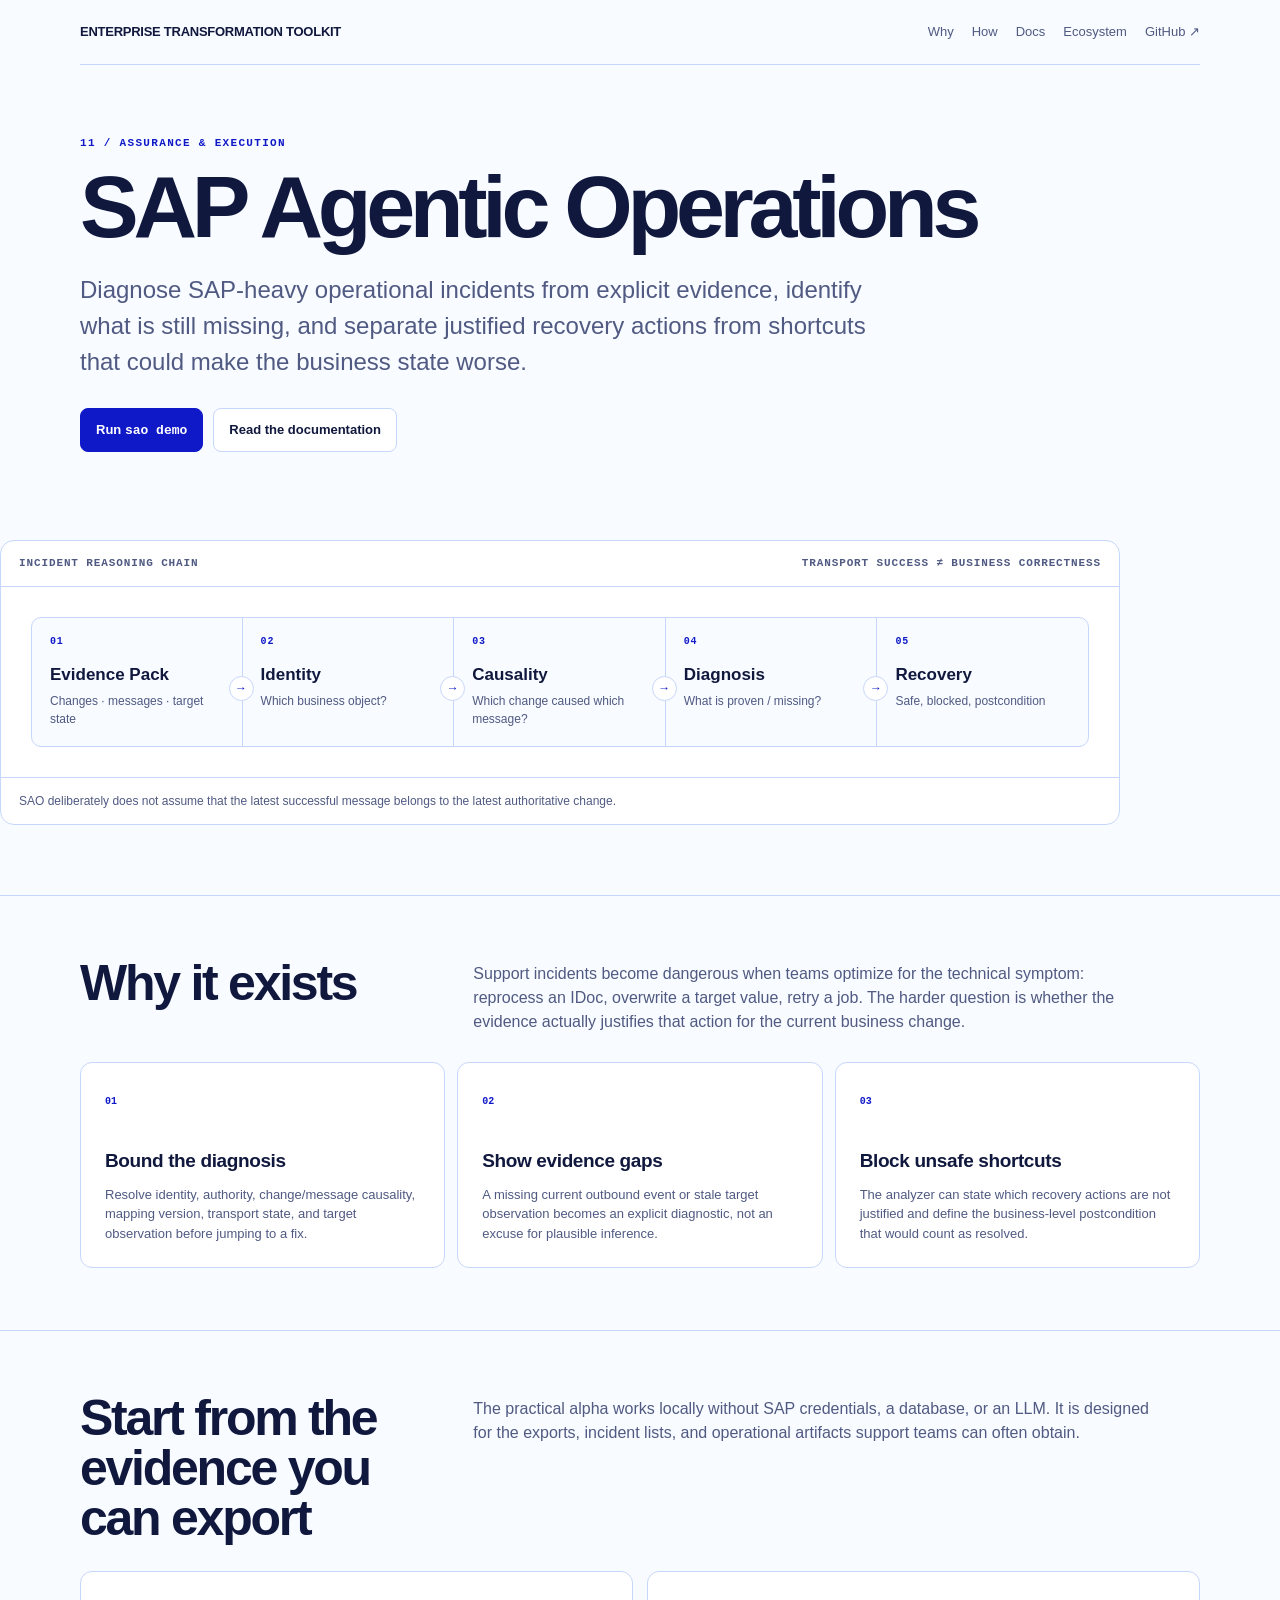
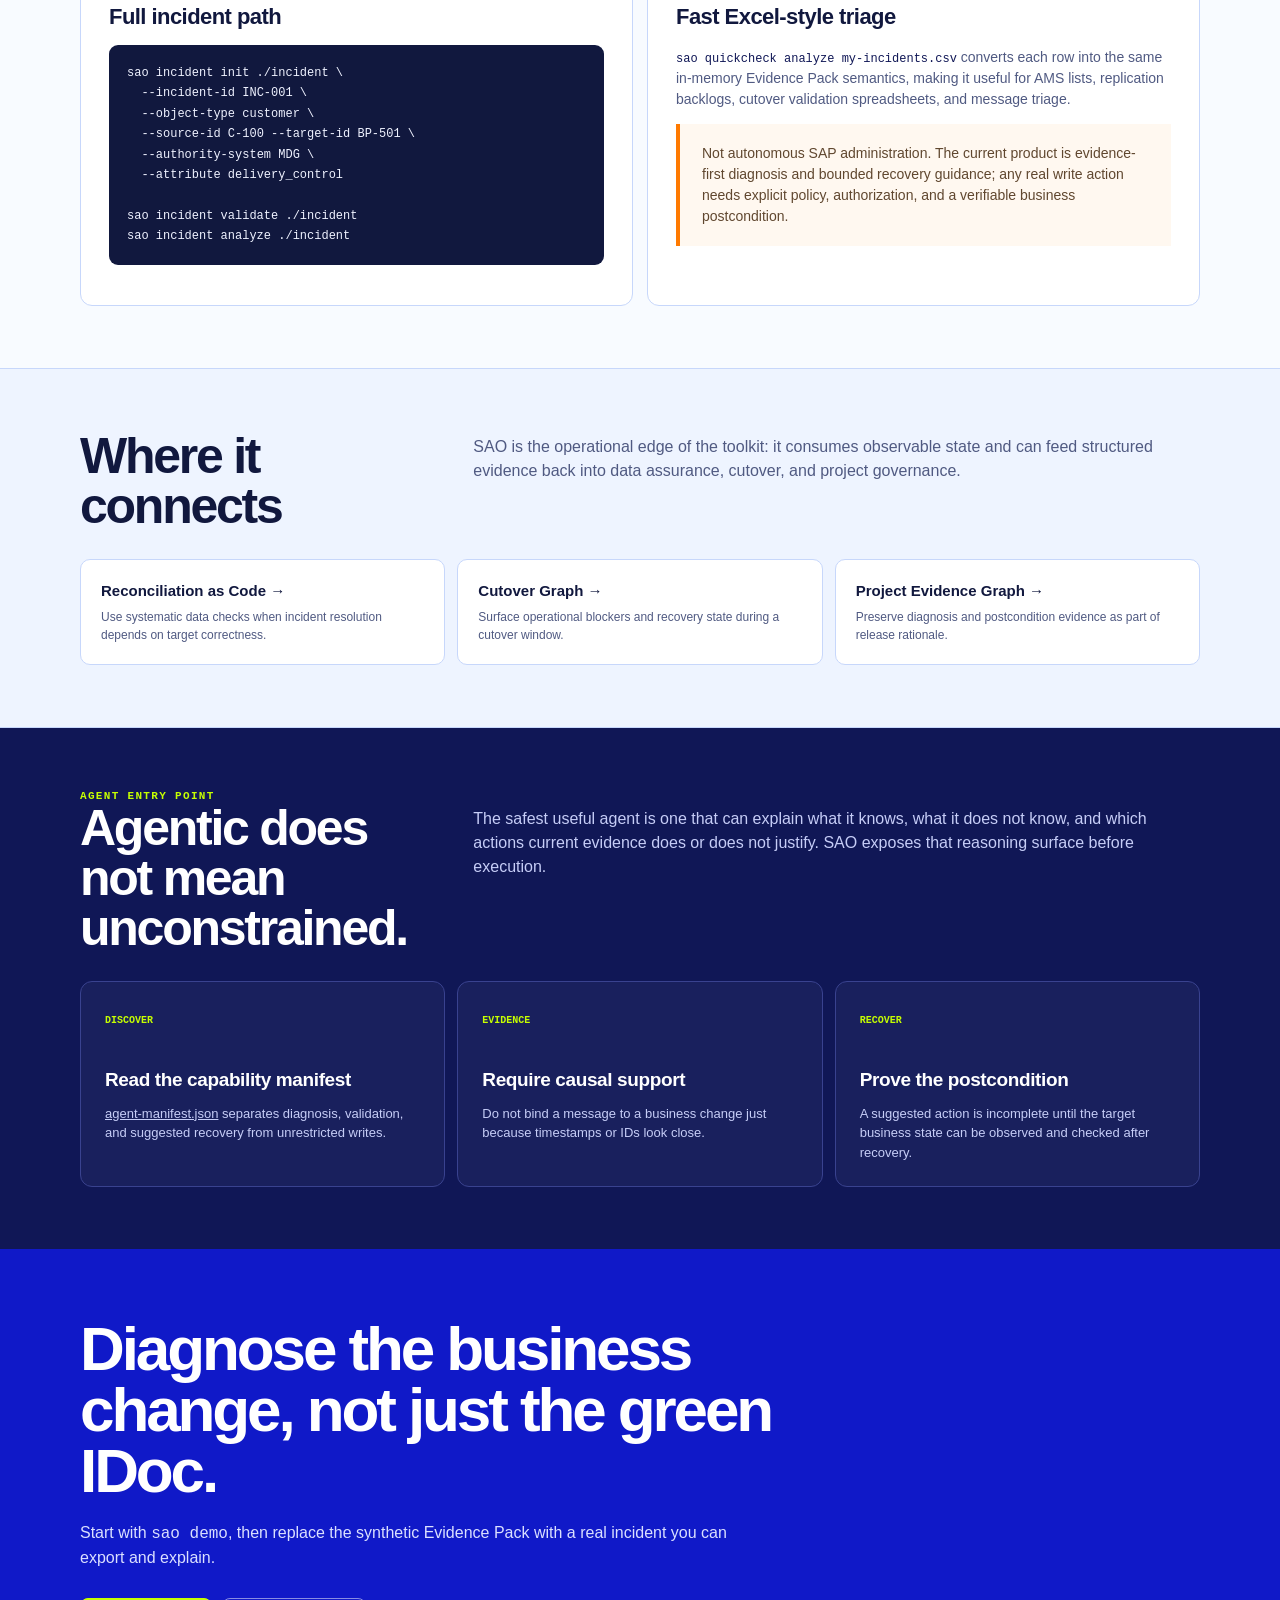
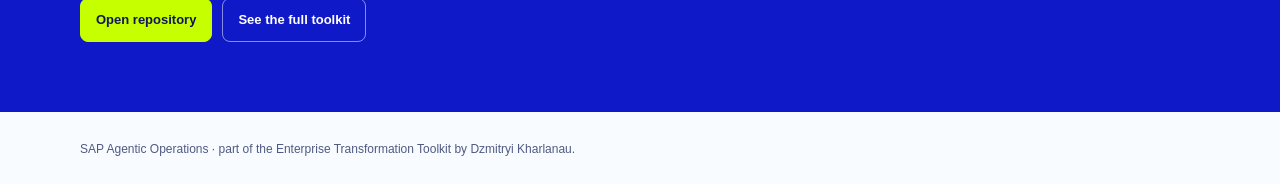
<file: docs/product.html>
<!doctype html><html lang="en"><head><meta charset="utf-8"><meta name="viewport" content="width=device-width,initial-scale=1"><title>SAP Agentic Operations — Evidence-first operational diagnosis</title><meta name="description" content="SAP Agentic Operations is a local-first, evidence-first toolkit for diagnosing, reconciling, validating, and safely recovering SAP-heavy enterprise operations."><meta property="og:image" content="https://dkharlanau.github.io/sap-agentic-operations/assets/social-preview.png"><meta property="og:image:width" content="1280"><meta property="og:image:height" content="640"><meta name="twitter:card" content="summary_large_image"><meta name="twitter:image" content="https://dkharlanau.github.io/sap-agentic-operations/assets/social-preview.png"><link rel="canonical" href="https://dkharlanau.github.io/sap-agentic-operations/"><link rel="stylesheet" href="assets/toolkit-pages.css"></head><body><header class="wrap top"><a class="brand" href="https://dkharlanau.github.io/products/">ENTERPRISE TRANSFORMATION TOOLKIT</a><nav><a href="#why">Why</a><a href="#how">How</a><a href="docs/">Docs</a><a href="#ecosystem">Ecosystem</a><a href="https://github.com/dkharlanau/sap-agentic-operations">GitHub ↗</a></nav></header><main>
<section class="wrap hero"><div class="product-mark">11 / Assurance & execution</div><h1>SAP Agentic Operations</h1><p class="lead">Diagnose SAP-heavy operational incidents from explicit evidence, identify what is still missing, and separate justified recovery actions from shortcuts that could make the business state worse.</p><div class="actions"><a class="btn primary" href="https://github.com/dkharlanau/sap-agentic-operations#try-it-in-a-minute">Run <code>sao demo</code></a><a class="btn" href="docs/">Read the documentation</a></div></section>
<div class="wrap visual"><div class="visual-head"><span>Incident reasoning chain</span><span>Transport success ≠ business correctness</span></div><div class="visual-body"><div class="flow" style="--steps:5"><div class="node"><small>01</small><b>Evidence Pack</b><span>Changes · messages · target state</span></div><div class="node"><small>02</small><b>Identity</b><span>Which business object?</span></div><div class="node"><small>03</small><b>Causality</b><span>Which change caused which message?</span></div><div class="node"><small>04</small><b>Diagnosis</b><span>What is proven / missing?</span></div><div class="node"><small>05</small><b>Recovery</b><span>Safe, blocked, postcondition</span></div></div></div><div class="visual-note">SAO deliberately does not assume that the latest successful message belongs to the latest authoritative change.</div></div>
<section class="section" id="why"><div class="wrap"><div class="section-head"><h2>Why it exists</h2><p>Support incidents become dangerous when teams optimize for the technical symptom: reprocess an IDoc, overwrite a target value, retry a job. The harder question is whether the evidence actually justifies that action for the current business change.</p></div><div class="cards"><div class="card"><span class="n">01</span><h3>Bound the diagnosis</h3><p>Resolve identity, authority, change/message causality, mapping version, transport state, and target observation before jumping to a fix.</p></div><div class="card"><span class="n">02</span><h3>Show evidence gaps</h3><p>A missing current outbound event or stale target observation becomes an explicit diagnostic, not an excuse for plausible inference.</p></div><div class="card"><span class="n">03</span><h3>Block unsafe shortcuts</h3><p>The analyzer can state which recovery actions are not justified and define the business-level postcondition that would count as resolved.</p></div></div></div></section>
<section class="section" id="how"><div class="wrap"><div class="section-head"><h2>Start from the evidence you can export</h2><p>The practical alpha works locally without SAP credentials, a database, or an LLM. It is designed for the exports, incident lists, and operational artifacts support teams can often obtain.</p></div><div class="example"><div><h3>Full incident path</h3><pre>sao incident init ./incident \
  --incident-id INC-001 \
  --object-type customer \
  --source-id C-100 --target-id BP-501 \
  --authority-system MDG \
  --attribute delivery_control

sao incident validate ./incident
sao incident analyze ./incident</pre></div><div><h3>Fast Excel-style triage</h3><p><code>sao quickcheck analyze my-incidents.csv</code> converts each row into the same in-memory Evidence Pack semantics, making it useful for AMS lists, replication backlogs, cutover validation spreadsheets, and message triage.</p><div class="boundary">Not autonomous SAP administration. The current product is evidence-first diagnosis and bounded recovery guidance; any real write action needs explicit policy, authorization, and a verifiable business postcondition.</div></div></div></div></section>
<section class="section ecosystem" id="ecosystem"><div class="wrap"><div class="section-head"><h2>Where it connects</h2><p>SAO is the operational edge of the toolkit: it consumes observable state and can feed structured evidence back into data assurance, cutover, and project governance.</p></div><div class="links"><a class="link-card" href="https://dkharlanau.github.io/reconciliation-as-code/"><b>Reconciliation as Code →</b><span>Use systematic data checks when incident resolution depends on target correctness.</span></a><a class="link-card" href="https://dkharlanau.github.io/cutover-graph/"><b>Cutover Graph →</b><span>Surface operational blockers and recovery state during a cutover window.</span></a><a class="link-card" href="https://dkharlanau.github.io/project-evidence-graph/"><b>Project Evidence Graph →</b><span>Preserve diagnosis and postcondition evidence as part of release rationale.</span></a></div></div></section>
<section class="section agent"><div class="wrap"><div class="product-mark">Agent entry point</div><div class="section-head"><h2>Agentic does not mean unconstrained.</h2><p>The safest useful agent is one that can explain what it knows, what it does not know, and which actions current evidence does or does not justify. SAO exposes that reasoning surface before execution.</p></div><div class="cards"><div class="card"><span class="n">DISCOVER</span><h3>Read the capability manifest</h3><p><a href="agent-manifest.json">agent-manifest.json</a> separates diagnosis, validation, and suggested recovery from unrestricted writes.</p></div><div class="card"><span class="n">EVIDENCE</span><h3>Require causal support</h3><p>Do not bind a message to a business change just because timestamps or IDs look close.</p></div><div class="card"><span class="n">RECOVER</span><h3>Prove the postcondition</h3><p>A suggested action is incomplete until the target business state can be observed and checked after recovery.</p></div></div></div></section>
<section class="final"><div class="wrap"><h2>Diagnose the business change, not just the green IDoc.</h2><p>Start with <code>sao demo</code>, then replace the synthetic Evidence Pack with a real incident you can export and explain.</p><div class="actions"><a class="btn primary" href="https://github.com/dkharlanau/sap-agentic-operations">Open repository</a><a class="btn" href="https://dkharlanau.github.io/products/">See the full toolkit</a></div></div></section></main><footer><div class="wrap">SAP Agentic Operations · part of the Enterprise Transformation Toolkit by Dzmitryi Kharlanau.</div></footer></body></html>
</file>
<file: docs/assets/toolkit-pages.css>
:root{--blue:#1019c8;--navy:#101756;--bg:#eef4ff;--bg2:#f8fbff;--line:#c7d7fb;--muted:#505a82;--lime:#c6ff00;--terra:#ff7a00;--ink:#11183e;--white:#fff;--accent:#1019c8}*{box-sizing:border-box}html{scroll-behavior:smooth}body{margin:0;color:var(--ink);background:var(--bg2);font-family:"Avenir Next",Avenir,Montserrat,Arial,sans-serif;line-height:1.5}a{color:inherit}.wrap{width:min(1120px,calc(100% - 40px));margin:auto}.top{display:flex;align-items:center;justify-content:space-between;padding:22px 0;font-size:13px}.brand{font-weight:800;text-decoration:none;letter-spacing:-.02em}.top nav{display:flex;align-items:center;gap:18px}.top nav a{color:var(--muted);text-decoration:none}.product-mark{font:700 11px/1.2 "Cascadia Code","IBM Plex Mono",monospace;text-transform:uppercase;letter-spacing:.12em;color:var(--accent)}.hero{padding:72px 0 48px;border-top:1px solid var(--line)}h1{font-size:clamp(48px,8vw,88px);line-height:.92;letter-spacing:-.06em;margin:17px 0 24px;max-width:980px}.lead{font-size:clamp(18px,2vw,24px);max-width:790px;color:var(--muted);margin:0}.actions{display:flex;gap:10px;flex-wrap:wrap;margin-top:28px}.btn{display:inline-block;padding:11px 15px;border:1px solid var(--line);border-radius:8px;text-decoration:none;font-weight:750;font-size:13px;background:white}.btn.primary{background:var(--accent);border-color:var(--accent);color:white}.visual{margin:40px 0 70px;border:1px solid var(--line);border-radius:14px;background:white;overflow:hidden}.visual-head{display:flex;justify-content:space-between;gap:16px;padding:16px 18px;border-bottom:1px solid var(--line);font:700 11px/1.2 "Cascadia Code","IBM Plex Mono",monospace;text-transform:uppercase;letter-spacing:.08em;color:var(--muted)}.visual-body{padding:30px}.flow{display:grid;grid-template-columns:repeat(var(--steps,4),minmax(0,1fr));align-items:stretch}.node{position:relative;min-height:118px;padding:18px;border:1px solid var(--line);margin-left:-1px;background:var(--bg2)}.node:first-child{margin-left:0;border-radius:10px 0 0 10px}.node:last-child{border-radius:0 10px 10px 0}.node small{display:block;font:700 10px/1.2 "Cascadia Code","IBM Plex Mono",monospace;color:var(--accent);text-transform:uppercase;letter-spacing:.08em;margin-bottom:18px}.node b{display:block;font-size:17px;line-height:1.1}.node span{display:block;color:var(--muted);font-size:12px;margin-top:7px}.node:not(:last-child)::after{content:"→";position:absolute;z-index:2;right:-12px;top:45%;width:23px;height:23px;display:grid;place-items:center;border:1px solid var(--line);border-radius:50%;background:white;color:var(--accent);font-size:12px}.visual-note{padding:14px 18px;border-top:1px solid var(--line);color:var(--muted);font-size:12px}.section{padding:62px 0;border-top:1px solid var(--line)}.section-head{display:grid;grid-template-columns:1fr 2fr;gap:30px;margin-bottom:28px}.section h2{font-size:clamp(30px,4vw,50px);line-height:1;letter-spacing:-.045em;margin:0}.section-head p{max-width:680px;color:var(--muted);font-size:16px;margin:4px 0 0}.cards{display:grid;grid-template-columns:repeat(3,1fr);gap:12px}.card{padding:24px;border:1px solid var(--line);border-radius:12px;background:white}.card .n{font:700 10px/1 monospace;color:var(--accent)}.card h3{font-size:19px;letter-spacing:-.02em;margin:36px 0 9px}.card p{font-size:13px;color:var(--muted);margin:0}.example{display:grid;grid-template-columns:1fr 1fr;gap:14px}.example>div{padding:28px;border:1px solid var(--line);border-radius:12px;background:white}.example h3{font-size:22px;margin:0 0 12px;letter-spacing:-.025em}.example p,.example li{color:var(--muted);font-size:14px}.example code{font-family:"Cascadia Code","IBM Plex Mono",monospace;font-size:12px;color:var(--navy)}pre{white-space:pre-wrap;overflow-wrap:anywhere;padding:18px;border-radius:9px;background:#11183e;color:#eff2ff;font:12px/1.7 "Cascadia Code","IBM Plex Mono",monospace}.ecosystem{background:var(--bg)}.links{display:grid;grid-template-columns:repeat(3,1fr);gap:12px}.link-card{display:block;padding:20px;border:1px solid var(--line);border-radius:10px;background:white;text-decoration:none}.link-card b{display:block;font-size:15px}.link-card span{display:block;color:var(--muted);font-size:12px;margin-top:6px}.agent{background:var(--navy);color:white}.agent .section-head p{color:#c6cdf7}.agent .product-mark{color:var(--lime)}.agent .card{background:rgba(255,255,255,.04);border-color:#39428f}.agent .card p{color:#c6cdf7}.agent .card .n{color:var(--lime)}.boundary{padding:19px 22px;border-left:4px solid var(--terra);background:#fff8f0;color:#60472f;font-size:14px}.final{padding:70px 0;background:var(--accent);color:white}.final h2{font-size:clamp(34px,5vw,62px);letter-spacing:-.05em;line-height:.98;max-width:820px;margin:0 0 20px}.final p{max-width:690px;color:#dbe0ff;font-size:16px}.final .btn{background:transparent;border-color:rgba(255,255,255,.5);color:white}.final .btn.primary{background:var(--lime);border-color:var(--lime);color:var(--navy)}footer{padding:28px 0;font-size:12px;color:var(--muted)}@media(max-width:760px){.top nav{display:none}.hero{padding-top:52px}h1{font-size:50px}.flow{grid-template-columns:1fr}.node{margin:-1px 0 0}.node:first-child{margin-top:0;border-radius:10px 10px 0 0}.node:last-child{border-radius:0 0 10px 10px}.node:not(:last-child)::after{content:"↓";right:calc(50% - 11px);top:auto;bottom:-12px}.section-head{grid-template-columns:1fr}.cards,.links,.example{grid-template-columns:1fr}.section{padding:50px 0}.visual-body{padding:20px}}
</file>
